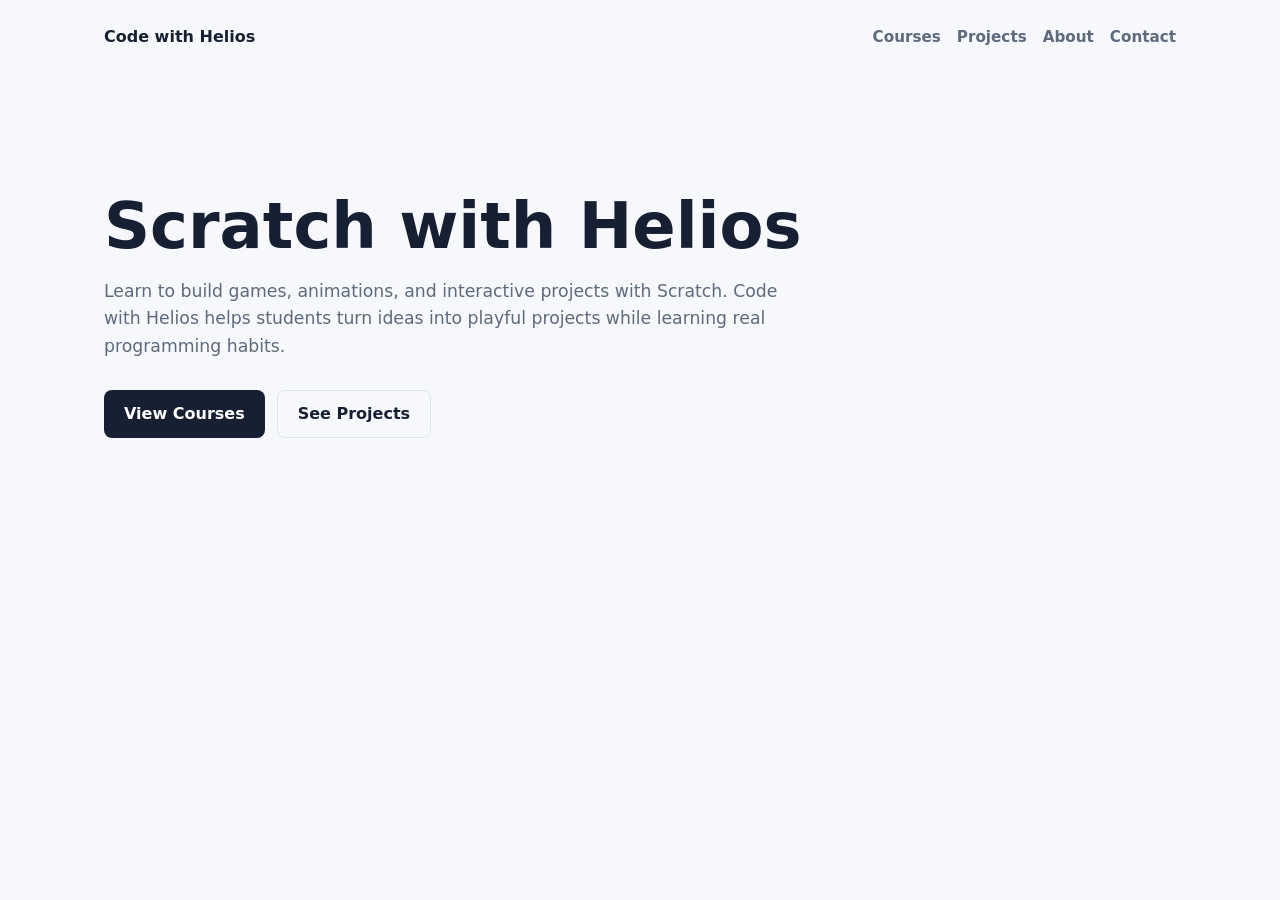
<file: index.html>
<!doctype html>
<html lang="en">
  <head>
    <meta charset="utf-8">
    <meta name="viewport" content="width=device-width, initial-scale=1">
    <title>Code with Helios</title>
    <link rel="stylesheet" href="assets/css/styles.css">
  </head>
  <body>
    <header class="site-header">
      <a class="brand" href="index.html">Code with Helios</a>
      <nav class="site-nav" aria-label="Main navigation">
        <a href="courses/index.html">Courses</a>
        <a href="projects/index.html">Projects</a>
        <a href="about/index.html">About</a>
        <a href="contact/index.html">Contact</a>
      </nav>
    </header>

    <main class="page-shell">
      <section class="hero">
        <h1>Scratch with Helios</h1>
        <p>
          Learn to build games, animations, and interactive projects with Scratch.
          Code with Helios helps students turn ideas into playful projects while
          learning real programming habits.
        </p>
        <div class="hero-actions">
          <a class="button" href="courses/index.html">View Courses</a>
          <a class="button button-secondary" href="projects/index.html">See Projects</a>
        </div>
      </section>
    </main>
  </body>
</html>
</file>
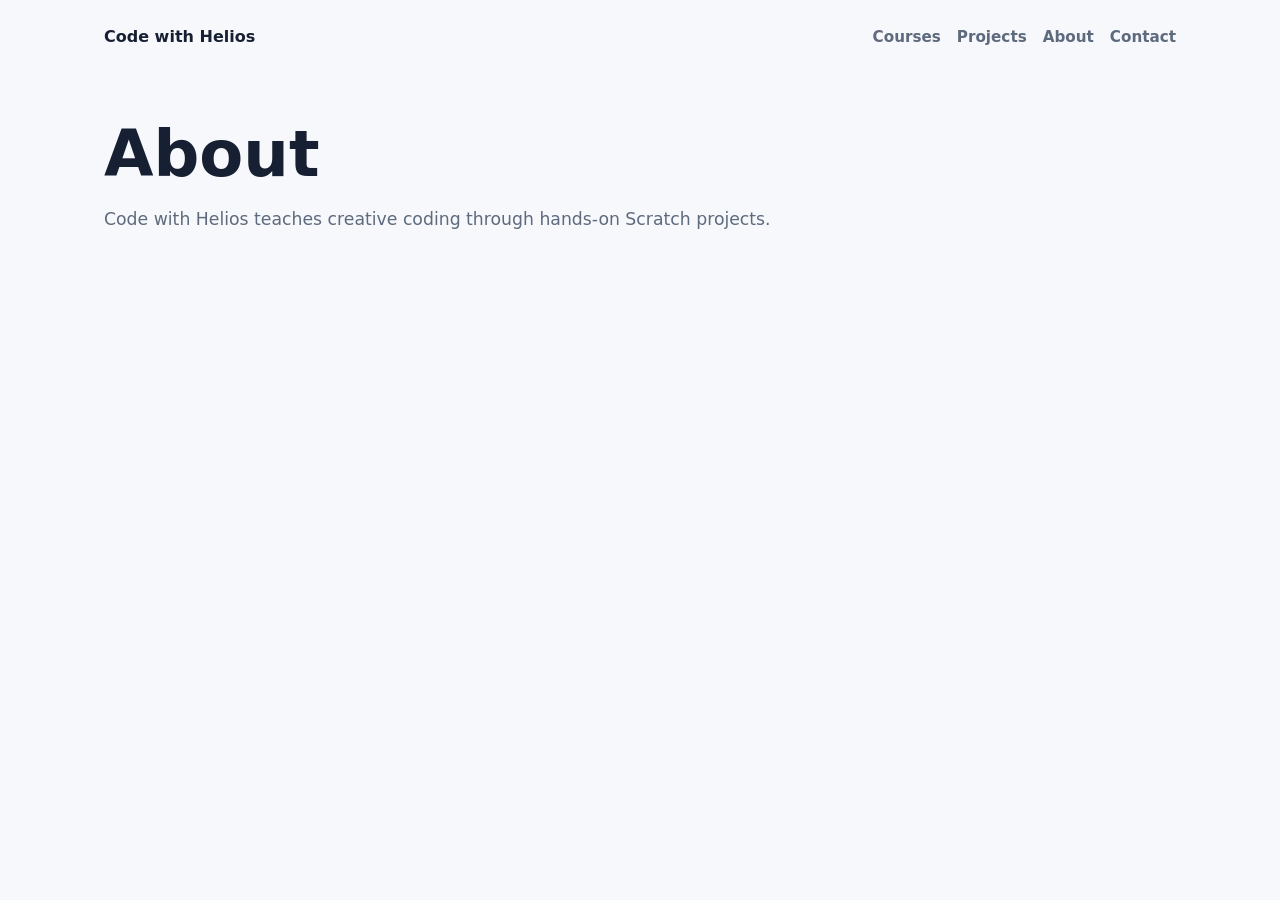
<file: about/index.html>
<!doctype html>
<html lang="en">
  <head>
    <meta charset="utf-8">
    <meta name="viewport" content="width=device-width, initial-scale=1">
    <title>About | Code with Helios</title>
    <link rel="stylesheet" href="../assets/css/styles.css">
  </head>
  <body>
    <header class="site-header">
      <a class="brand" href="../index.html">Code with Helios</a>
      <nav class="site-nav" aria-label="Main navigation">
        <a href="../courses/index.html">Courses</a>
        <a href="../projects/index.html">Projects</a>
        <a href="index.html">About</a>
        <a href="../contact/index.html">Contact</a>
      </nav>
    </header>

    <main class="page-shell">
      <section class="page-heading">
        <h1>About</h1>
        <p>Code with Helios teaches creative coding through hands-on Scratch projects.</p>
      </section>
    </main>
  </body>
</html>
</file>
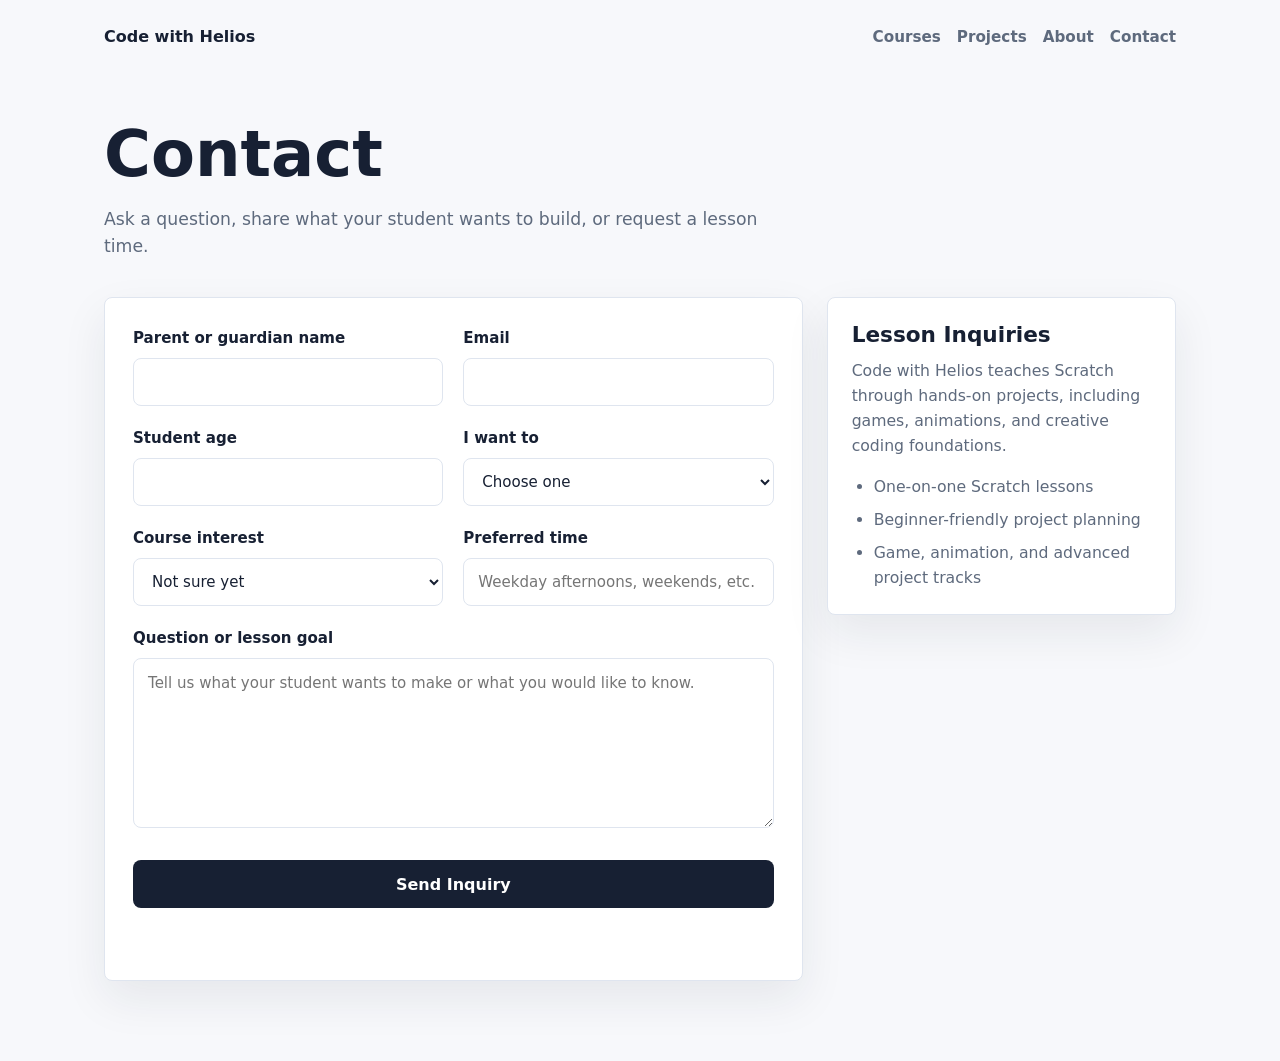
<file: contact/index.html>
<!doctype html>
<html lang="en">
  <head>
    <meta charset="utf-8">
    <meta name="viewport" content="width=device-width, initial-scale=1">
    <title>Contact | Code with Helios</title>
    <link rel="stylesheet" href="../assets/css/styles.css">
  </head>
  <body>
    <header class="site-header">
      <a class="brand" href="../index.html">Code with Helios</a>
      <nav class="site-nav" aria-label="Main navigation">
        <a href="../courses/index.html">Courses</a>
        <a href="../projects/index.html">Projects</a>
        <a href="../about/index.html">About</a>
        <a href="index.html">Contact</a>
      </nav>
    </header>

    <main class="page-shell">
      <section class="page-heading">
        <h1>Contact</h1>
        <p>Ask a question, share what your student wants to build, or request a lesson time.</p>
      </section>

      <section class="contact-layout" aria-label="Contact options">
        <form
          class="inquiry-form"
          id="lesson-inquiry-form"
          action="https://formsubmit.co/jetchu@gmail.com"
          method="post"
          data-submit-endpoint="https://formsubmit.co/ajax/jetchu@gmail.com"
        >
          <input type="hidden" name="_subject" value="Code with Helios lesson inquiry">
          <input type="hidden" name="_template" value="table">
          <input type="hidden" name="_captcha" value="false">
          <input class="honey-field" type="text" name="_honey" tabindex="-1" autocomplete="off">

          <div class="form-grid">
            <label>
              Parent or guardian name
              <input name="Parent or guardian name" type="text" autocomplete="name" required>
            </label>

            <label>
              Email
              <input name="email" type="email" autocomplete="email" required>
            </label>

            <label>
              Student age
              <input name="Student age" type="text" inputmode="numeric" autocomplete="off">
            </label>

            <label>
              I want to
              <select name="Request type" required>
                <option value="">Choose one</option>
                <option>Ask a course question</option>
                <option>Book a trial lesson</option>
                <option>Schedule weekly lessons</option>
                <option>Get help choosing a course</option>
              </select>
            </label>

            <label>
              Course interest
              <select name="Course interest">
                <option>Not sure yet</option>
                <option>Scratch Beginner</option>
                <option>Scratch Game Design</option>
                <option>Scratch Animation</option>
                <option>Scratch Advanced Games</option>
              </select>
            </label>

            <label>
              Preferred time
              <input name="Preferred time" type="text" placeholder="Weekday afternoons, weekends, etc.">
            </label>
          </div>

          <label>
            Question or lesson goal
            <textarea name="Question or lesson goal" rows="6" placeholder="Tell us what your student wants to make or what you would like to know." required></textarea>
          </label>

          <button class="button" type="submit">Send Inquiry</button>
          <p class="form-note" id="form-note" aria-live="polite"></p>
        </form>

        <aside class="contact-note" aria-label="Lesson details">
          <h2>Lesson Inquiries</h2>
          <p>
            Code with Helios teaches Scratch through hands-on projects, including games,
            animations, and creative coding foundations.
          </p>
          <ul>
            <li>One-on-one Scratch lessons</li>
            <li>Beginner-friendly project planning</li>
            <li>Game, animation, and advanced project tracks</li>
          </ul>
        </aside>
      </section>
    </main>

    <script>
      const inquiryForm = document.querySelector("#lesson-inquiry-form");
      const formNote = document.querySelector("#form-note");

      inquiryForm.addEventListener("submit", (event) => {
        event.preventDefault();

        const formData = new FormData(inquiryForm);
        const submitButton = inquiryForm.querySelector("button[type='submit']");

        submitButton.disabled = true;
        formNote.textContent = "Sending your inquiry...";

        fetch(inquiryForm.dataset.submitEndpoint, {
          method: "POST",
          headers: {
            Accept: "application/json"
          },
          body: formData
        })
          .then((response) => {
            if (!response.ok) {
              throw new Error("The inquiry could not be sent.");
            }

            inquiryForm.reset();
            formNote.textContent = "Thanks. Your inquiry was sent to Code with Helios.";
          })
          .catch(() => {
            formNote.textContent = "Sorry, the inquiry could not be sent. Please try again in a moment.";
          })
          .finally(() => {
            submitButton.disabled = false;
          });
      });
    </script>
  </body>
</html>
</file>
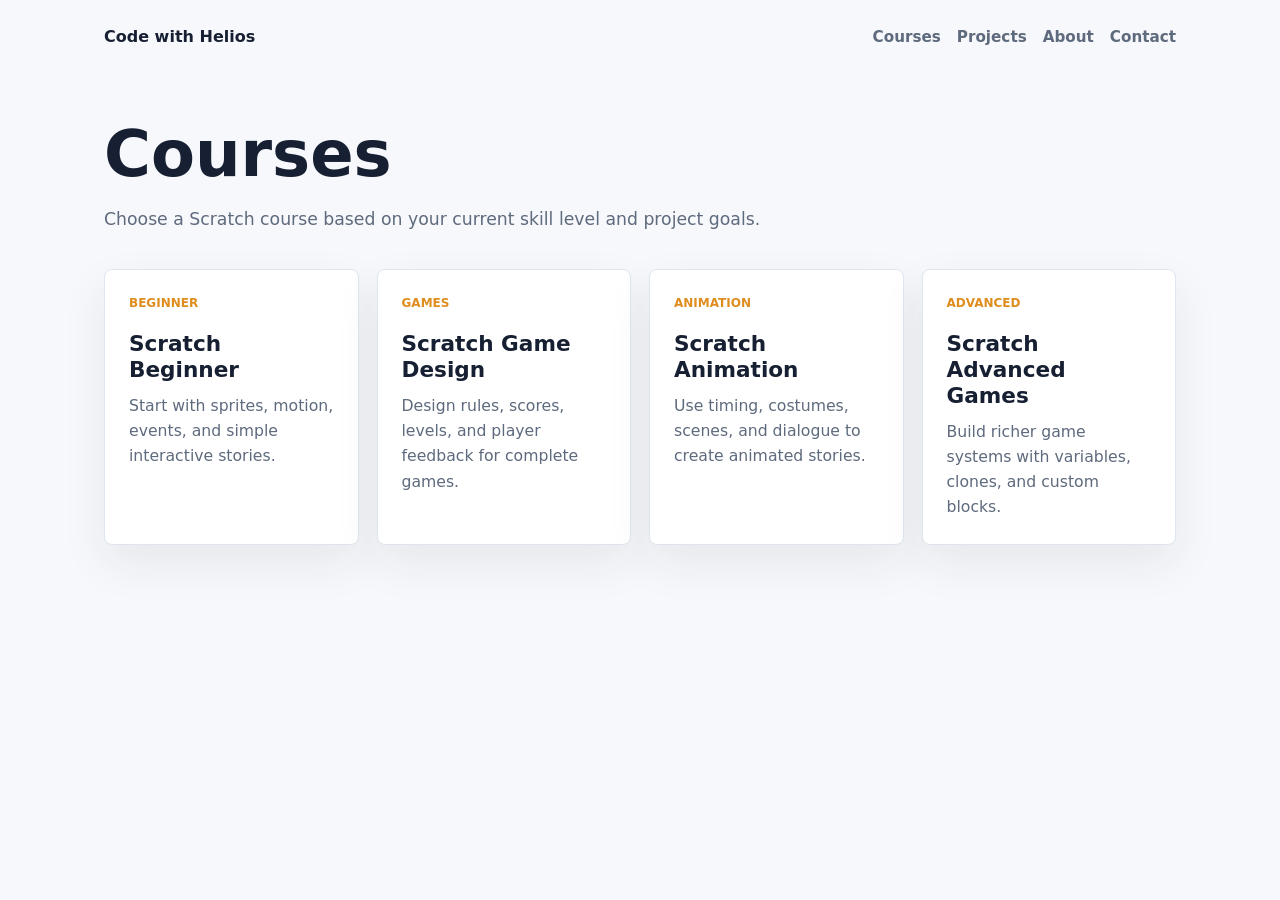
<file: courses/index.html>
<!doctype html>
<html lang="en">
  <head>
    <meta charset="utf-8">
    <meta name="viewport" content="width=device-width, initial-scale=1">
    <title>Courses | Code with Helios</title>
    <link rel="stylesheet" href="../assets/css/styles.css">
  </head>
  <body>
    <header class="site-header">
      <a class="brand" href="../index.html">Code with Helios</a>
      <nav class="site-nav" aria-label="Main navigation">
        <a href="index.html">Courses</a>
        <a href="../projects/index.html">Projects</a>
        <a href="../about/index.html">About</a>
        <a href="../contact/index.html">Contact</a>
      </nav>
    </header>

    <main class="page-shell">
      <section class="page-heading">
        <h1>Courses</h1>
        <p>Choose a Scratch course based on your current skill level and project goals.</p>
      </section>

      <section class="course-grid" aria-label="Course list">
        <a class="course-card" href="scratch-beginner/index.html">
          <span>Beginner</span>
          <h2>Scratch Beginner</h2>
          <p>Start with sprites, motion, events, and simple interactive stories.</p>
        </a>
        <a class="course-card" href="scratch-game-design/index.html">
          <span>Games</span>
          <h2>Scratch Game Design</h2>
          <p>Design rules, scores, levels, and player feedback for complete games.</p>
        </a>
        <a class="course-card" href="scratch-animation/index.html">
          <span>Animation</span>
          <h2>Scratch Animation</h2>
          <p>Use timing, costumes, scenes, and dialogue to create animated stories.</p>
        </a>
        <a class="course-card" href="scratch-advanced-games/index.html">
          <span>Advanced</span>
          <h2>Scratch Advanced Games</h2>
          <p>Build richer game systems with variables, clones, and custom blocks.</p>
        </a>
      </section>
    </main>
  </body>
</html>
</file>
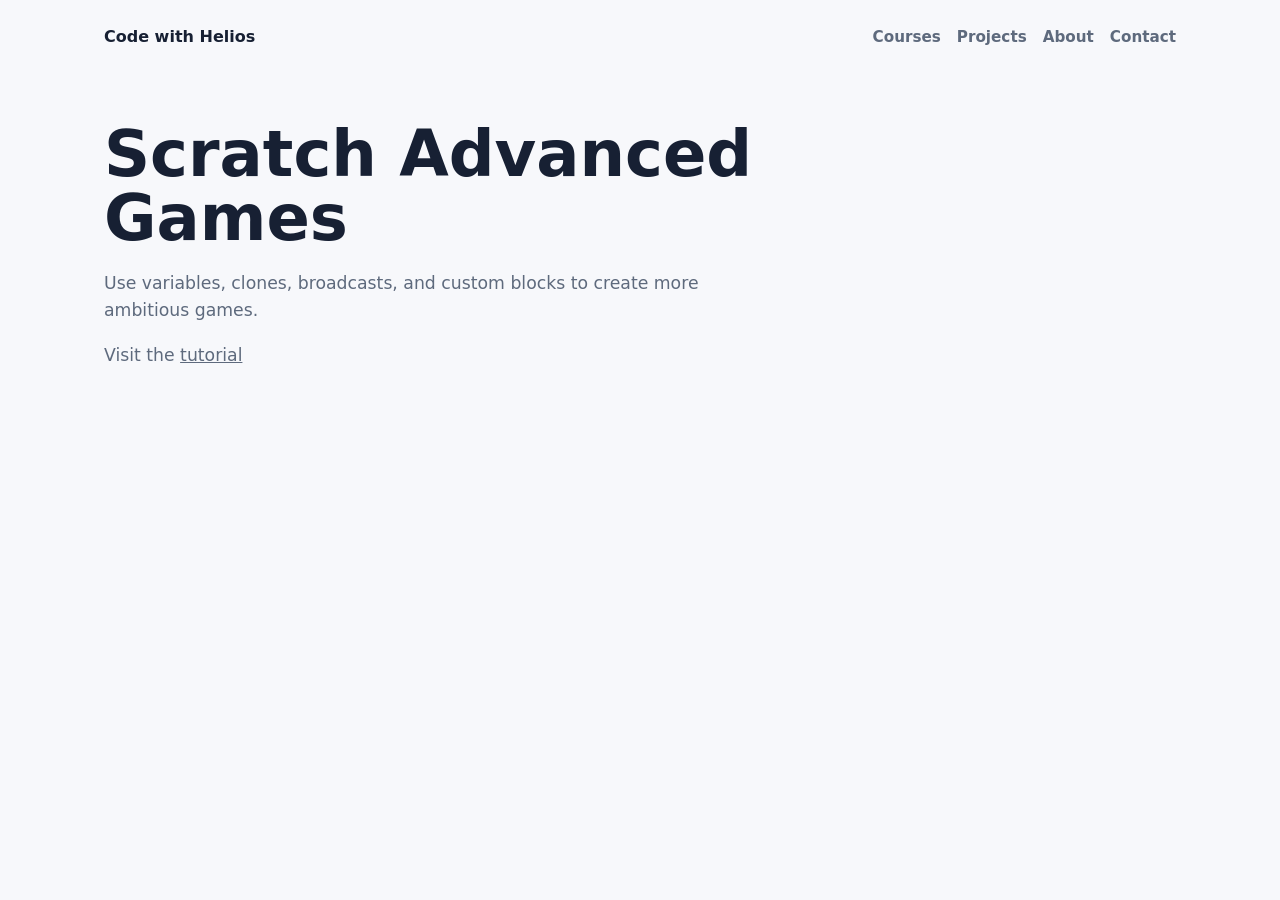
<file: courses/scratch-advanced-games/index.html>
<!doctype html>
<html lang="en">
  <head>
    <meta charset="utf-8">
    <meta name="viewport" content="width=device-width, initial-scale=1">
    <title>Scratch Advanced Games | Code with Helios</title>
    <link rel="stylesheet" href="../../assets/css/styles.css">
  </head>
  <body>
    <header class="site-header">
      <a class="brand" href="../../index.html">Code with Helios</a>
      <nav class="site-nav" aria-label="Main navigation">
        <a href="../index.html">Courses</a>
        <a href="../../projects/index.html">Projects</a>
        <a href="../../about/index.html">About</a>
        <a href="../../contact/index.html">Contact</a>
      </nav>
    </header>

    <main class="page-shell">
      <section class="page-heading">
        <h1>Scratch Advanced Games</h1>
        <p>Use variables, clones, broadcasts, and custom blocks to create more ambitious games.</p>
        <p>Visit the <a href="https://scratch.mit.edu/projects/1314808484">tutorial</a></p>
      </section>
    </main>
  </body>
</html>
</file>
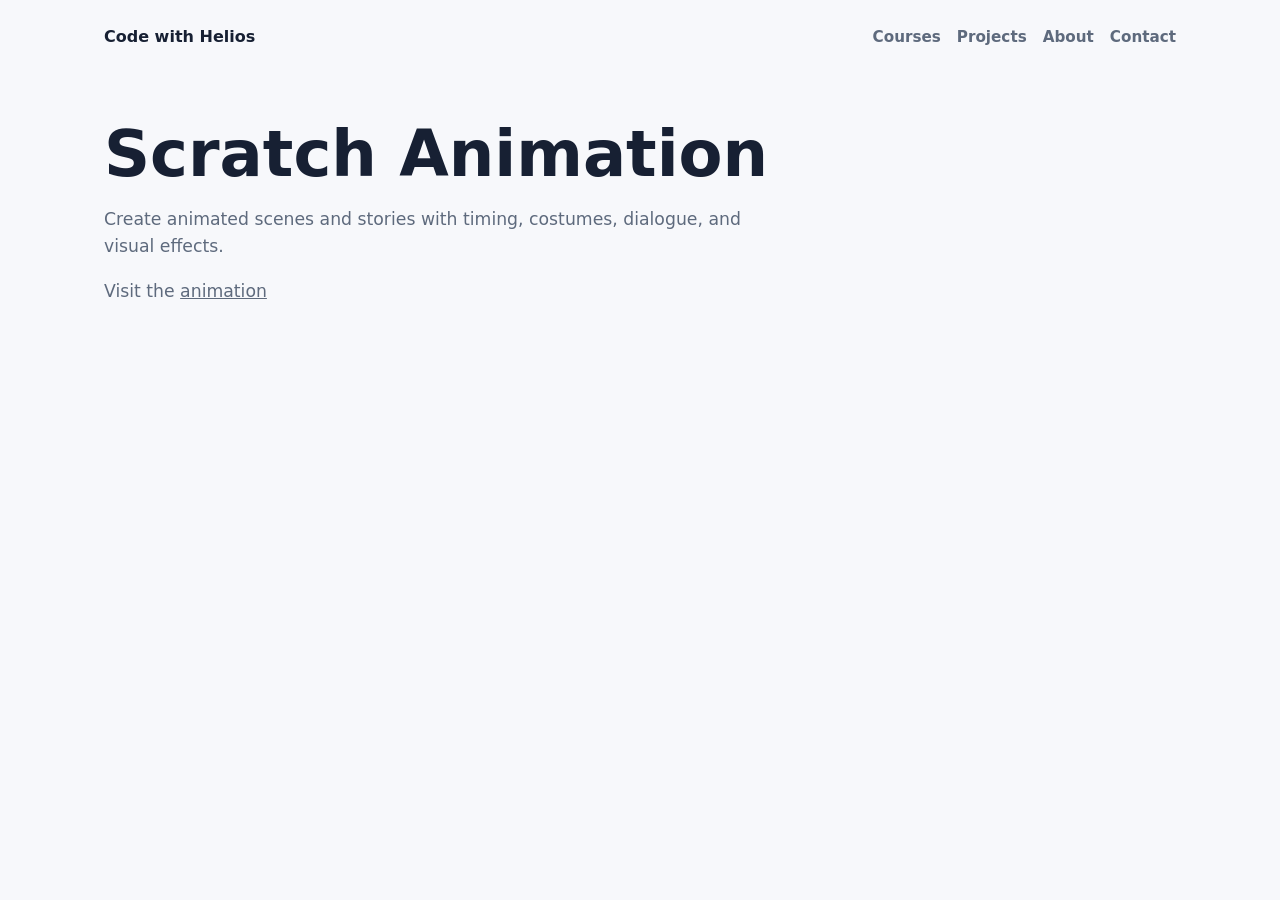
<file: courses/scratch-animation/index.html>
<!doctype html>
<html lang="en">
  <head>
    <meta charset="utf-8">
    <meta name="viewport" content="width=device-width, initial-scale=1">
    <title>Scratch Animation | Code with Helios</title>
    <link rel="stylesheet" href="../../assets/css/styles.css">
  </head>
  <body>
    <header class="site-header">
      <a class="brand" href="../../index.html">Code with Helios</a>
      <nav class="site-nav" aria-label="Main navigation">
        <a href="../index.html">Courses</a>
        <a href="../../projects/index.html">Projects</a>
        <a href="../../about/index.html">About</a>
        <a href="../../contact/index.html">Contact</a>
      </nav>
    </header>

    <main class="page-shell">
      <section class="page-heading">
        <h1>Scratch Animation</h1>
        <p>Create animated scenes and stories with timing, costumes, dialogue, and visual effects.</p>
        <p>Visit the <a href="https://scratch.mit.edu/projects/1315220120">animation</a></p>
      </section>
    </main>
  </body>
</html>
</file>
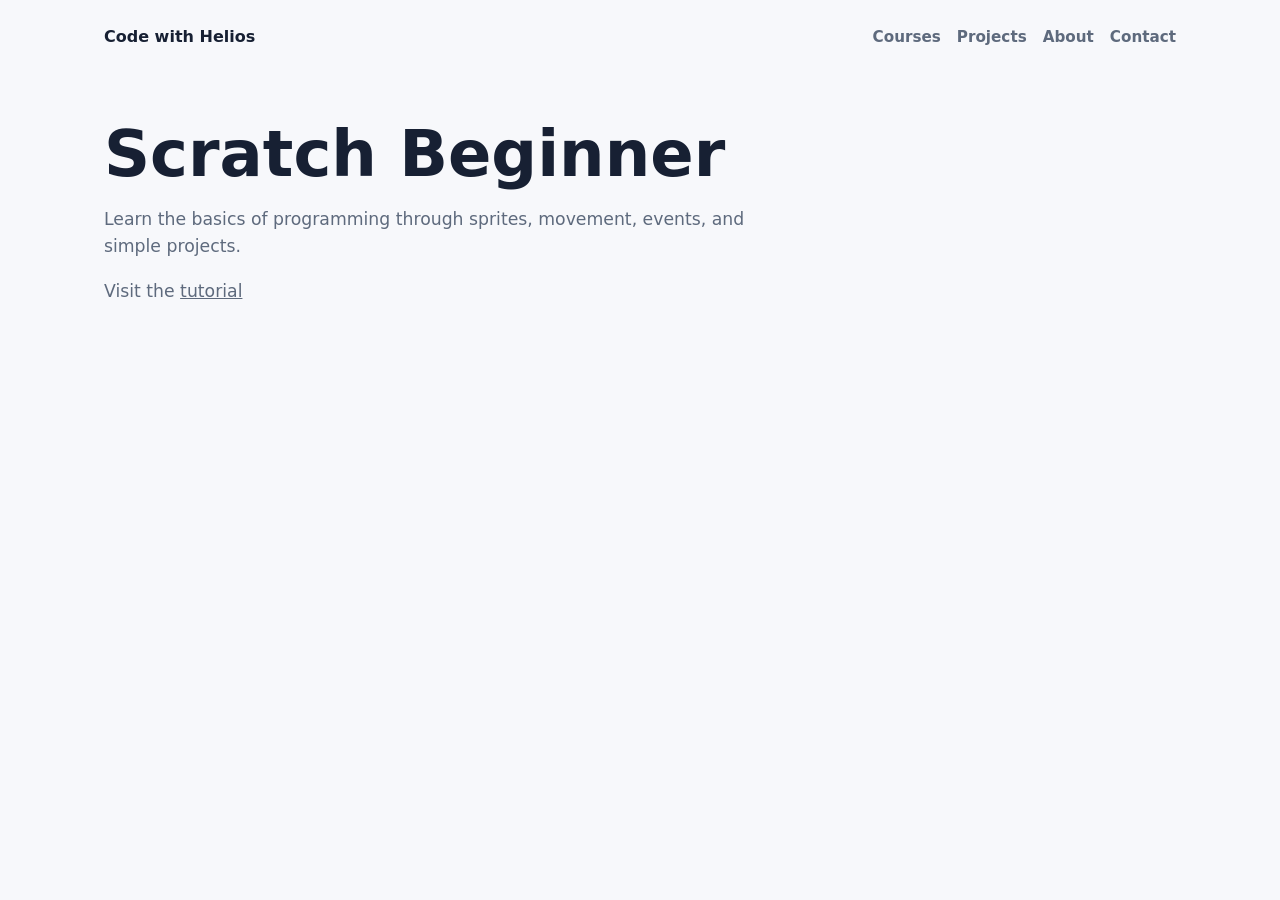
<file: courses/scratch-beginner/index.html>
<!doctype html>
<html lang="en">
  <head>
    <meta charset="utf-8">
    <meta name="viewport" content="width=device-width, initial-scale=1">
    <title>Scratch Beginner | Code with Helios</title>
    <link rel="stylesheet" href="../../assets/css/styles.css">
  </head>
  <body>
    <header class="site-header">
      <a class="brand" href="../../index.html">Code with Helios</a>
      <nav class="site-nav" aria-label="Main navigation">
        <a href="../index.html">Courses</a>
        <a href="../../projects/index.html">Projects</a>
        <a href="../../about/index.html">About</a>
        <a href="../../contact/index.html">Contact</a>
      </nav>
    </header>

    <main class="page-shell">
      <section class="page-heading">
        <h1>Scratch Beginner</h1>
        <p>Learn the basics of programming through sprites, movement, events, and simple projects.</p>
        <p>Visit the <a href="https://scratch.mit.edu/projects/1323739996">tutorial</a></p>
      </section>
    </main>
  </body>
</html>
</file>
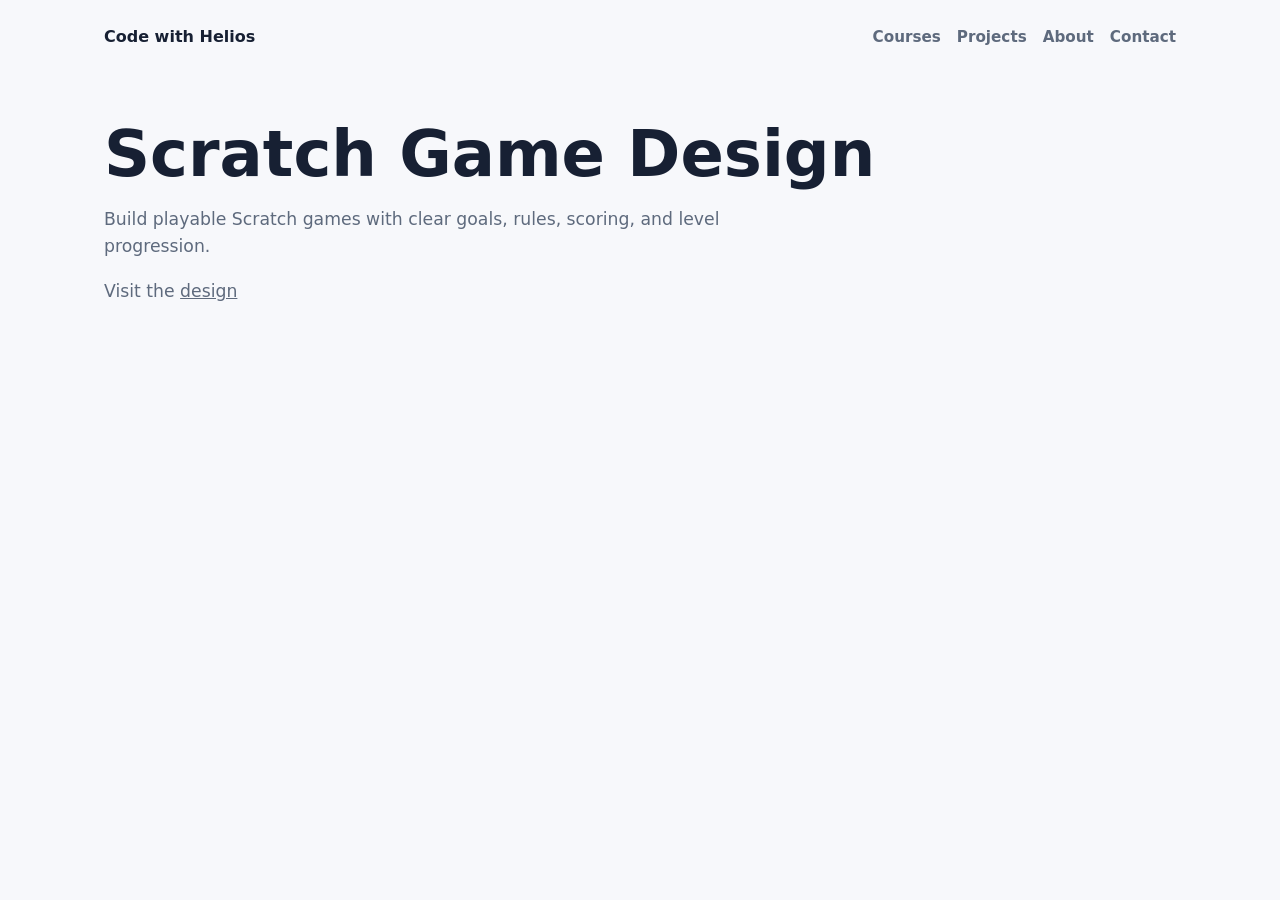
<file: courses/scratch-game-design/index.html>
<!doctype html>
<html lang="en">
  <head>
    <meta charset="utf-8">
    <meta name="viewport" content="width=device-width, initial-scale=1">
    <title>Scratch Game Design | Code with Helios</title>
    <link rel="stylesheet" href="../../assets/css/styles.css">
  </head>
  <body>
    <header class="site-header">
      <a class="brand" href="../../index.html">Code with Helios</a>
      <nav class="site-nav" aria-label="Main navigation">
        <a href="../index.html">Courses</a>
        <a href="../../projects/index.html">Projects</a>
        <a href="../../about/index.html">About</a>
        <a href="../../contact/index.html">Contact</a>
      </nav>
    </header>

    <main class="page-shell">
      <section class="page-heading">
        <h1>Scratch Game Design</h1>
        <p>Build playable Scratch games with clear goals, rules, scoring, and level progression.</p>
        <p>Visit the <a href="https://scratch.mit.edu/projects/1326956094">design</a></p>
      </section>
    </main>
  </body>
</html>
</file>
<file: assets/css/styles.css>
:root {
  --background: #f7f8fb;
  --surface: #ffffff;
  --text: #172033;
  --muted: #5e6a7d;
  --accent: #f5b642;
  --accent-strong: #df8d1e;
  --border: #dfe5ef;
  --shadow: 0 18px 45px rgba(23, 32, 51, 0.08);
}

* {
  box-sizing: border-box;
}

body {
  margin: 0;
  background: var(--background);
  color: var(--text);
  font-family: Inter, ui-sans-serif, system-ui, -apple-system, BlinkMacSystemFont, "Segoe UI", sans-serif;
  line-height: 1.6;
}

a {
  color: inherit;
}

.site-header {
  display: flex;
  align-items: center;
  justify-content: space-between;
  gap: 24px;
  max-width: 1120px;
  margin: 0 auto;
  padding: 24px;
}

.brand {
  color: var(--text);
  font-size: 1rem;
  font-weight: 800;
  text-decoration: none;
}

.site-nav {
  display: flex;
  flex-wrap: wrap;
  gap: 16px;
}

.site-nav a {
  color: var(--muted);
  font-size: 0.95rem;
  font-weight: 700;
  text-decoration: none;
}

.site-nav a:hover,
.site-nav a:focus-visible {
  color: var(--text);
}

.page-shell {
  max-width: 1120px;
  margin: 0 auto;
  padding: 48px 24px 80px;
}

.hero {
  max-width: 760px;
  padding: 72px 0;
}

.hero-actions {
  display: flex;
  flex-wrap: wrap;
  gap: 12px;
}

h1,
h2,
h3,
p {
  margin-top: 0;
}

h1 {
  max-width: 900px;
  margin-bottom: 20px;
  font-size: 4rem;
  line-height: 1;
}

h2 {
  margin-bottom: 10px;
  font-size: 1.35rem;
  line-height: 1.2;
}

h3 {
  margin-bottom: 8px;
  font-size: 1.05rem;
  line-height: 1.25;
}

p {
  max-width: 680px;
  color: var(--muted);
  font-size: 1.08rem;
}

ul {
  margin: 0;
  padding-left: 22px;
  color: var(--muted);
}

li + li {
  margin-top: 8px;
}

.button {
  border: 0;
  display: inline-flex;
  align-items: center;
  justify-content: center;
  min-height: 48px;
  margin-top: 12px;
  padding: 0 20px;
  border-radius: 8px;
  background: var(--text);
  color: #ffffff;
  cursor: pointer;
  font-weight: 800;
  font-size: 1rem;
  font-family: inherit;
  text-decoration: none;
}

.button:hover,
.button:focus-visible {
  background: var(--accent-strong);
}

.button:disabled {
  cursor: not-allowed;
  opacity: 0.65;
}

.button-secondary {
  border: 1px solid var(--border);
  background: transparent;
  color: var(--text);
}

.button-secondary:hover,
.button-secondary:focus-visible {
  border-color: var(--accent-strong);
  background: var(--surface);
}

.page-heading {
  margin-bottom: 36px;
}

.course-grid {
  display: grid;
  grid-template-columns: repeat(4, minmax(0, 1fr));
  gap: 18px;
}

.course-card {
  min-height: 220px;
  padding: 24px;
  border: 1px solid var(--border);
  border-radius: 8px;
  background: var(--surface);
  box-shadow: var(--shadow);
  text-decoration: none;
}

.course-card span {
  display: block;
  margin-bottom: 18px;
  color: var(--accent-strong);
  font-size: 0.75rem;
  font-weight: 800;
  text-transform: uppercase;
}

.course-card p {
  margin-bottom: 0;
  font-size: 0.98rem;
}

.contact-layout {
  display: grid;
  grid-template-columns: minmax(0, 2fr) minmax(280px, 1fr);
  gap: 24px;
  align-items: start;
}

.inquiry-form,
.contact-note {
  border: 1px solid var(--border);
  border-radius: 8px;
  background: var(--surface);
  box-shadow: var(--shadow);
}

.inquiry-form {
  display: grid;
  gap: 20px;
  padding: 28px;
}

.form-grid {
  display: grid;
  grid-template-columns: repeat(2, minmax(0, 1fr));
  gap: 20px;
}

.honey-field {
  position: absolute;
  left: -9999px;
}

label {
  display: grid;
  gap: 8px;
  color: var(--text);
  font-size: 0.94rem;
  font-weight: 800;
}

input,
select,
textarea {
  width: 100%;
  border: 1px solid var(--border);
  border-radius: 8px;
  background: #ffffff;
  color: var(--text);
  font: inherit;
  font-weight: 500;
}

input,
select {
  min-height: 48px;
  padding: 0 14px;
}

textarea {
  resize: vertical;
  min-height: 150px;
  padding: 12px 14px;
}

input:focus,
select:focus,
textarea:focus {
  border-color: var(--accent-strong);
  box-shadow: 0 0 0 3px rgba(223, 141, 30, 0.18);
  outline: none;
}

.form-note {
  min-height: 1.5rem;
  margin: 0;
  font-size: 0.95rem;
}

.contact-note {
  padding: 24px;
}

.contact-note p,
.contact-note ul {
  font-size: 0.98rem;
}

.section-heading {
  display: flex;
  align-items: end;
  justify-content: space-between;
  gap: 24px;
  margin-bottom: 18px;
}

.section-heading p {
  margin-bottom: 0;
  font-size: 0.98rem;
}

.featured-project {
  display: grid;
  grid-template-columns: minmax(0, 0.85fr) minmax(320px, 1.15fr);
  gap: 28px;
  align-items: center;
  margin-bottom: 44px;
  padding: 28px;
  border: 1px solid var(--border);
  border-radius: 8px;
  background: var(--surface);
  box-shadow: var(--shadow);
}

.featured-project p {
  margin-bottom: 0;
}

.scratch-embed {
  overflow: hidden;
  aspect-ratio: 485 / 402;
  border: 1px solid var(--border);
  border-radius: 8px;
  background: #e9edf5;
}

.scratch-embed iframe {
  display: block;
  width: 100%;
  height: 100%;
  border: 0;
}

.project-status {
  color: var(--accent-strong);
  font-weight: 800;
}

.project-grid {
  display: grid;
  grid-template-columns: repeat(3, minmax(0, 1fr));
  gap: 18px;
}

.project-card {
  display: grid;
  overflow: hidden;
  border: 1px solid var(--border);
  border-radius: 8px;
  background: var(--surface);
  box-shadow: var(--shadow);
}

.project-thumb {
  display: block;
  overflow: hidden;
  aspect-ratio: 4 / 3;
  background: #e9edf5;
}

.project-thumb img {
  display: block;
  width: 100%;
  height: 100%;
  object-fit: cover;
}

.project-card-body {
  display: grid;
  gap: 12px;
  padding: 18px;
}

.project-card-body p {
  display: -webkit-box;
  overflow: hidden;
  -webkit-box-orient: vertical;
  -webkit-line-clamp: 3;
  margin-bottom: 0;
  font-size: 0.95rem;
}

.project-actions {
  display: flex;
  flex-wrap: wrap;
  gap: 12px;
  margin-top: 2px;
}

.project-actions a {
  color: var(--text);
  font-size: 0.92rem;
  font-weight: 800;
  text-decoration-color: var(--accent);
  text-decoration-thickness: 2px;
  text-underline-offset: 4px;
}

@media (max-width: 840px) {
  .course-grid {
    grid-template-columns: repeat(2, minmax(0, 1fr));
  }

  .contact-layout {
    grid-template-columns: 1fr;
  }

  .featured-project {
    grid-template-columns: 1fr;
  }

  .project-grid {
    grid-template-columns: repeat(2, minmax(0, 1fr));
  }
}

@media (max-width: 620px) {
  .site-header {
    align-items: flex-start;
    flex-direction: column;
  }

  .page-shell {
    padding-top: 32px;
  }

  .hero {
    padding: 36px 0;
  }

  h1 {
    font-size: 2.5rem;
  }

  .course-grid {
    grid-template-columns: 1fr;
  }

  .section-heading {
    align-items: start;
    flex-direction: column;
    gap: 6px;
  }

  .featured-project {
    padding: 20px;
  }

  .project-grid {
    grid-template-columns: 1fr;
  }

  .form-grid {
    grid-template-columns: 1fr;
  }

  .inquiry-form,
  .contact-note {
    padding: 20px;
  }
}
</file>
